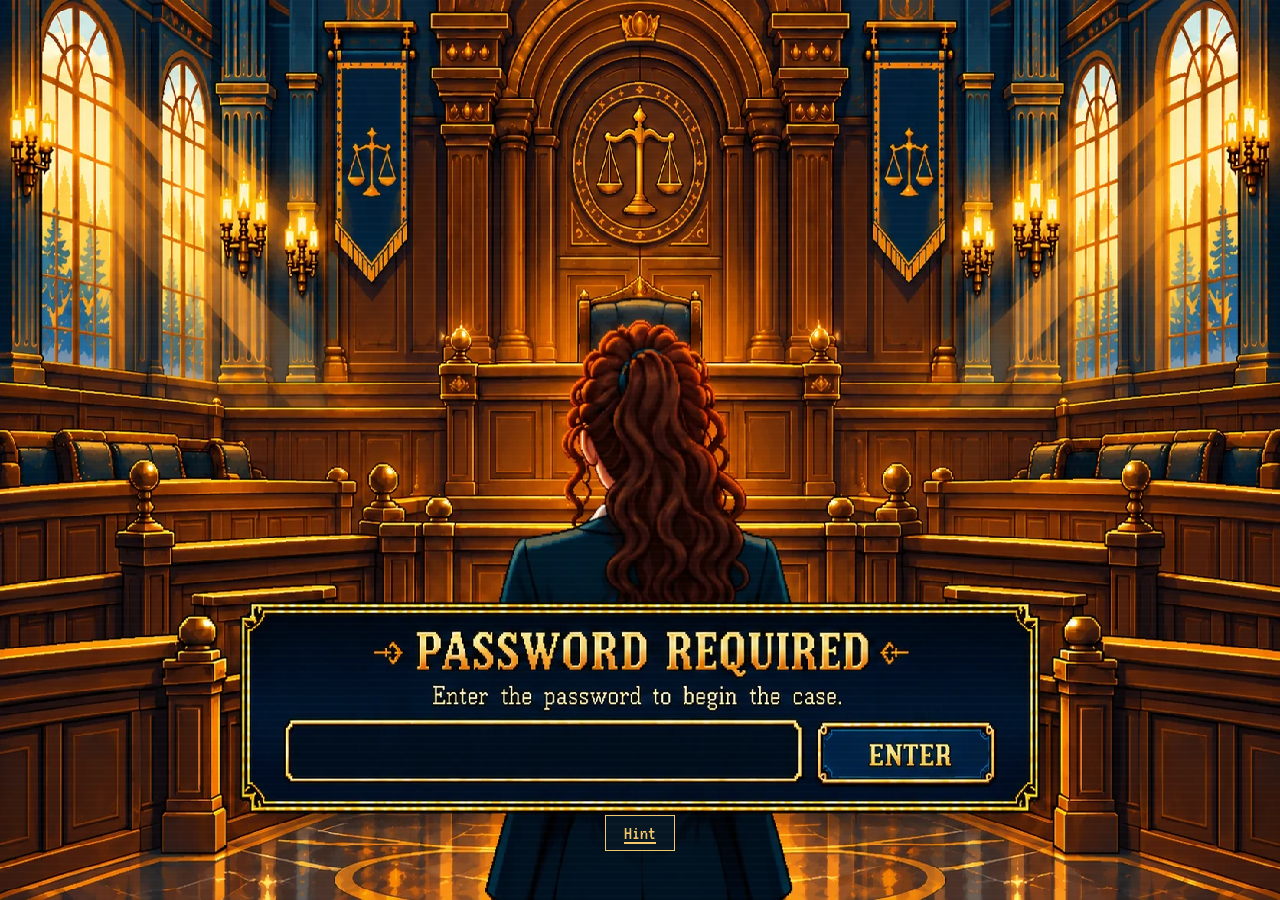
<file: docs/index.html>
<!doctype html>
<html lang="en"><head><meta charset="UTF-8"><meta name="viewport" content="width=device-width, initial-scale=1"><meta name="theme-color" content="#102c34"><title>The Nini Files | The Missing Treasure</title><meta name="description" content="Eight suspicious characters. One missing treasure. Take the case."><link rel="icon" type="image/svg+xml" href="data:image/svg+xml,%3Csvg xmlns='http://www.w3.org/2000/svg' viewBox='0 0 32 32'%3E%3Crect width='32' height='32' rx='6' fill='%23102c34'/%3E%3Ctext x='7' y='24' fill='%23f1c66d' font-size='25'%3EN%3C/text%3E%3C/svg%3E"><link rel="stylesheet" href="style.css?v=15"></head>
  <body><header><a class="brand" href="." aria-label="The Nini Files home">N<span>THE NINI FILES<small>COURT OF CURIOUS AFFAIRS</small></span></a><div class="headerRight"><span class="caseNo">CASE № 001</span><button id="voice" class="quiet" type="button" aria-pressed="false">Voices off</button><button id="sound" class="quiet" type="button" aria-pressed="false">Sound off</button></div></header><p id="voiceStatus" class="voiceStatus" role="status" aria-live="polite"></p><main id="app"></main><div id="tvGlitch" aria-hidden="true"><canvas id="tvNoiseCanvas"></canvas></div><div id="shout" aria-hidden="true"></div><dialog id="record" aria-labelledby="recordTitle"><div class="dialogHead"><div><p class="eyebrow">DEFENSE EXHIBITS</p><h2 id="recordTitle">Court record</h2></div><button id="closeRecord" class="quiet" type="button">Close ×</button></div><p id="recordHelp"></p><div id="evidenceList"></div></dialog><script src="tv-glitch.js?v=13"></script><script src="voice-manifest.js?v=13"></script><script src="voice-cast.js?v=13"></script><script src="celebrate.js?v=13"></script><script src="gift.js?v=16"></script><script src="game.js?v=13"></script></body></html>
</file>
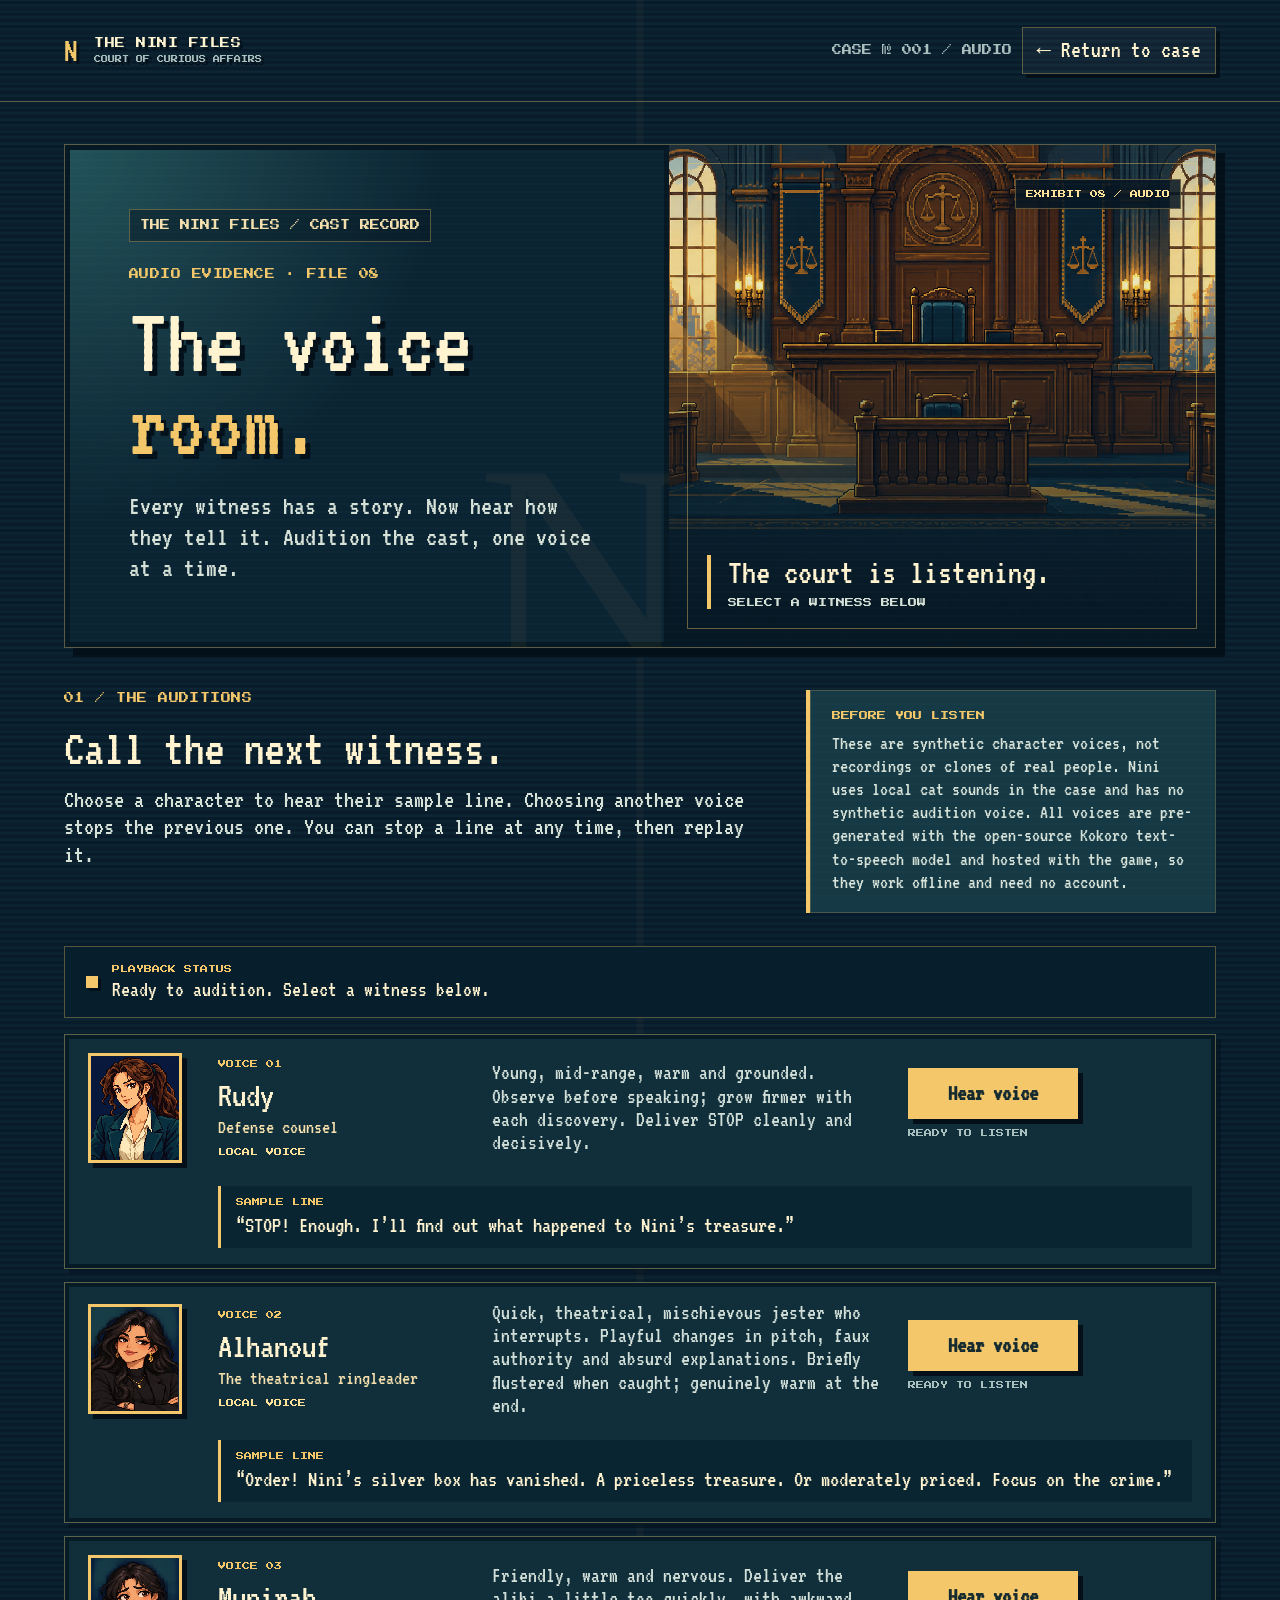
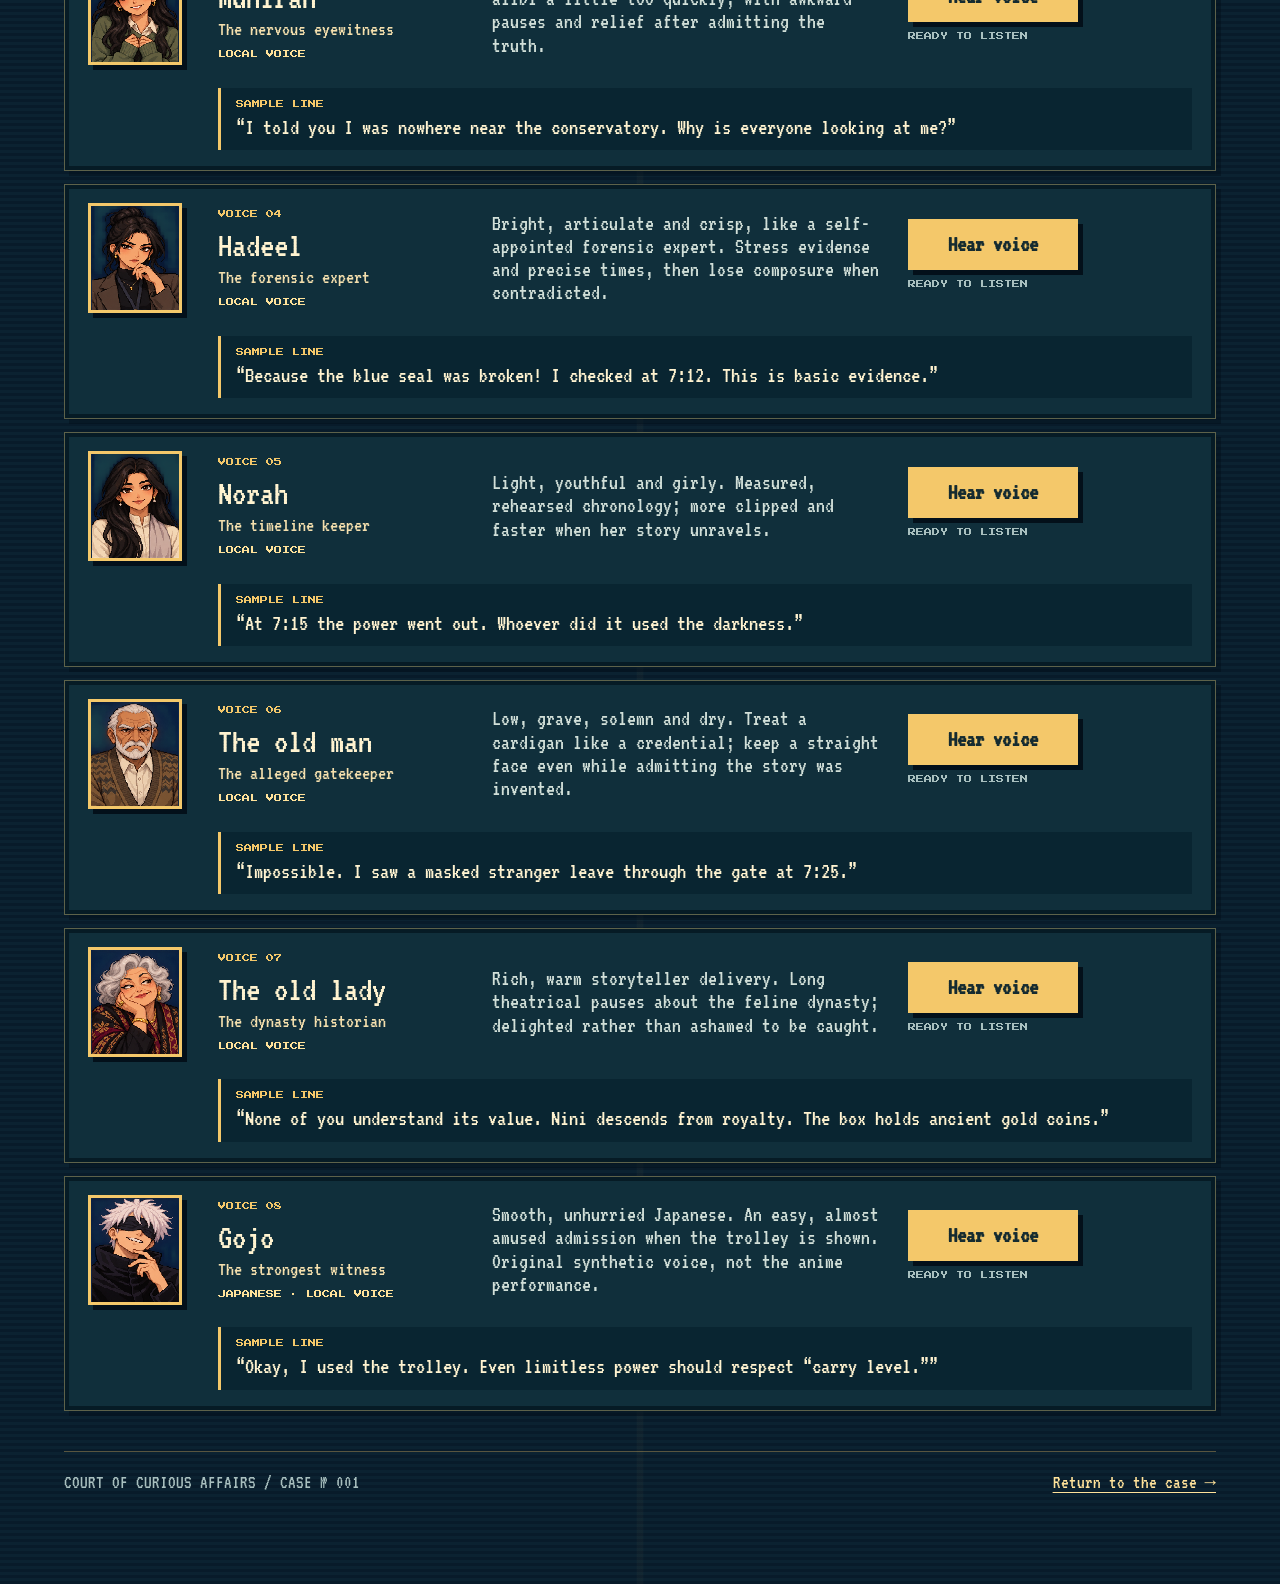
<file: docs/voices.html>
<!doctype html>
<html lang="en">
<head>
  <meta charset="UTF-8">
  <meta name="viewport" content="width=device-width, initial-scale=1">
  <meta name="theme-color" content="#102c34">
  <meta name="description" content="Audition the synthetic character voices of The Nini Files, one witness at a time.">
  <title>Voice Room | The Nini Files</title>
  <link rel="icon" type="image/svg+xml" href="favicon.svg">
  <link rel="stylesheet" href="style.css?v=12">
  <link rel="stylesheet" href="voices.css?v=12">
</head>
<body>
  <header>
    <a class="brand" href="index.html" aria-label="The Nini Files home" data-testid="link-home-brand">N<span>THE NINI FILES<small>COURT OF CURIOUS AFFAIRS</small></span></a>
    <div class="headerRight">
      <span class="caseNo">CASE № 001 / AUDIO</span>
      <a class="quiet voice-header-link" href="index.html" data-testid="link-return-case">← Return to case</a>
    </div>
  </header>
  <main class="voice-page">
    <section class="voice-hero" aria-labelledby="voice-title">
      <div class="voice-hero-copy">
        <span class="tag">THE NINI FILES / CAST RECORD</span>
        <p class="eyebrow">AUDIO EVIDENCE · FILE 08</p>
        <h1 id="voice-title">The voice <em>room.</em></h1>
        <p class="lead">Every witness has a story. Now hear how they tell it. Audition the cast, one voice at a time.</p>
      </div>
      <div class="voice-hero-art" role="img" aria-label="Pixel art of the courtroom where the cast gives testimony">
        <div class="voice-hero-caption">
          <strong>The court is listening.</strong>
          <span>SELECT A WITNESS BELOW</span>
        </div>
      </div>
    </section>

    <section class="voice-instructions" aria-labelledby="audition-title">
      <div>
        <p class="eyebrow">01 / THE AUDITIONS</p>
        <h2 id="audition-title">Call the next witness.</h2>
        <p>Choose a character to hear their sample line. Choosing another voice stops the previous one. You can stop a line at any time, then replay it.</p>
      </div>
      <aside class="voice-notice" aria-label="About these voices">
        <b>BEFORE YOU LISTEN</b>
        <p>These are synthetic character voices, not recordings or clones of real people. Nini uses local cat sounds in the case and has no synthetic audition voice. All voices are pre-generated with the open-source Kokoro text-to-speech model and hosted with the game, so they work offline and need no account.</p>
      </aside>
    </section>

    <div class="voice-status-bar" id="voiceStatusBar" data-state="idle">
      <div class="voice-status-meta">
        <span class="voice-status-light" aria-hidden="true"></span>
        <div>
          <span class="voice-status-label">PLAYBACK STATUS</span>
          <span class="voice-status-text" id="voiceStatus" role="status" aria-live="polite" aria-atomic="true" data-testid="status-playback">Ready to audition.</span>
        </div>
      </div>
      <button class="quiet voice-stop" id="stopVoice" type="button" hidden data-testid="button-stop-playback">Stop playback</button>
    </div>
    <div id="voiceError" role="alert" hidden data-testid="status-voice-error"></div>
    <section id="voiceList" class="voice-list" aria-label="Character voice auditions" aria-busy="true">
      <div class="voice-empty">Opening the cast record…</div>
    </section>

    <footer class="voice-footer">
      <p>COURT OF CURIOUS AFFAIRS <span aria-hidden="true">/</span> CASE № 001</p>
      <a href="index.html" data-testid="link-return-case-footer">Return to the case →</a>
    </footer>
  </main>

  <script src="voice-manifest.js?v=12"></script><script src="voice-cast.js?v=12"></script>
  <script src="voices-page.js?v=12"></script>
</body>
</html>
</file>
<file: docs/style.css>
@import url('https://fonts.googleapis.com/css2?family=Press+Start+2P&family=VT323&display=swap');

:root {
  color-scheme: dark;
  --night: #071724;
  --navy: #0b2433;
  --panel: #102f3b;
  --panel-hi: #174451;
  --paper: #fff3d0;
  --cream: #f4dfad;
  --muted: #a9c0bf;
  --gold: #f4c86a;
  --gold-bright: #ffe29a;
  --line: #e7bc655c;
  --red: #b94043;
  --red-dark: #7d252e;
  --shadow: #03101a;
  --pixel: 'Press Start 2P', monospace;
  --type: 'VT323', monospace;
}

* { box-sizing: border-box; }
html { min-width: 320px; background: var(--night); }
body {
  min-height: 100dvh;
  margin: 0;
  color: var(--paper);
  background:
    linear-gradient(90deg, transparent 0 49.7%, #f4c86a08 49.8% 50.2%, transparent 50.3%),
    repeating-linear-gradient(0deg, #081b2a 0 3px, #0b2231 3px 6px);
  font-family: var(--type);
  font-size: 24px;
  line-height: 1.2;
  image-rendering: pixelated;
}
body::before {
  position: fixed;
  z-index: 20;
  inset: 0;
  pointer-events: none;
  content: "";
  opacity: .14;
  background: repeating-linear-gradient(0deg, transparent 0 3px, #f6dfa329 4px, transparent 5px 8px);
  mix-blend-mode: screen;
}
button, a { -webkit-tap-highlight-color: transparent; }
button {
  min-height: 46px;
  color: var(--paper);
  font: 23px var(--type);
  cursor: pointer;
}
button:focus-visible, a:focus-visible {
  outline: 3px solid var(--gold-bright);
  outline-offset: 4px;
}
button:disabled { cursor: default; opacity: .48; }

header {
  position: relative;
  z-index: 2;
  display: flex;
  align-items: center;
  justify-content: space-between;
  width: min(1440px, 100%);
  min-height: 102px;
  margin: 0 auto;
  padding: 18px 5%;
  border-bottom: 1px solid var(--line);
}
.brand {
  display: inline-flex;
  align-items: center;
  gap: 15px;
  color: var(--gold);
  text-decoration: none;
  font: 34px var(--type);
  letter-spacing: 1px;
  text-shadow: 3px 3px 0 var(--shadow);
}
.brand > span {
  color: var(--paper);
  font: 10px/1.7 var(--pixel);
  letter-spacing: .5px;
}
.brand small {
  display: block;
  margin-top: 3px;
  color: var(--muted);
  font: 7px/1.5 var(--pixel);
  letter-spacing: 0;
}
.headerRight { display: flex; align-items: center; gap: 22px; }
.caseNo, .eyebrow, .tag, .witnessMark, .exhibit, .statementNo {
  font-family: var(--pixel);
  font-size: 10px;
  line-height: 1.7;
  letter-spacing: 0;
}
.caseNo { color: var(--muted); }
.quiet, .secondary {
  border: 1px solid var(--line);
  border-radius: 0;
  background: #ffffff08;
  box-shadow: 4px 4px 0 var(--shadow);
}
.quiet { padding: 8px 14px; }
.quiet:hover:not(:disabled), .secondary:hover:not(:disabled) {
  border-color: var(--gold);
  background: #f4c86a14;
}

main {
  width: min(1440px, 100%);
  margin: 0 auto;
  padding: 42px 5% 70px;
}
.passwordMode header, .passwordMode #voiceStatus { display: none; }
.passwordMode main { width: 100%; max-width: none; padding: 0; }
.passwordGate {
  position: relative;
  display: flex;
  align-items: center;
  justify-content: center;
  min-height: 100dvh;
  overflow: hidden;
  background: #071724;
}
.passwordGate::before {
  position: absolute;
  inset: 0;
  content: "";
  background: url("password-cast.webp") center / cover no-repeat;
  filter: blur(12px) brightness(.5);
  transform: scale(1.04);
}
.passwordFrame {
  position: relative;
  width: 100vw;
  height: 100dvh;
}
.passwordScene {
  width: 100%;
  height: 100%;
  overflow: hidden;
}
.passwordScene img {
  display: block;
  width: 100%;
  height: 100%;
}
.passwordPanel {
  position: absolute;
  inset: 0;
  pointer-events: none;
}
.passwordPanel h1,
.passwordPanel > p:not(.passwordError) {
  position: absolute;
  width: 1px;
  height: 1px;
  padding: 0;
  margin: -1px;
  overflow: hidden;
  clip: rect(0, 0, 0, 0);
  white-space: nowrap;
  border: 0;
}
#passwordForm {
  position: absolute;
  top: 80.1%;
  left: 22.3%;
  display: flex;
  gap: 2.4%;
  width: 55.4%;
  height: 7.6%;
  pointer-events: auto;
}
#passwordInput {
  flex: 1;
  min-width: 0;
  height: 100%;
  padding: 0 2.5%;
  color: var(--paper);
  caret-color: var(--gold-bright);
  border: 0;
  border-radius: 0;
  background: transparent;
  font: clamp(18px, 2.3vw, 34px) var(--type);
  outline-offset: 2px;
}
#passwordInput:focus-visible { outline: 3px solid var(--gold-bright); }
.passwordEnter {
  width: 24.5%;
  min-width: 0;
  min-height: 0;
  height: 100%;
  padding: 0;
  border: 0;
  border-radius: 0;
  color: transparent;
  background: transparent;
  font-size: 0;
}
.passwordEnter:hover { box-shadow: inset 0 0 0 2px var(--gold-bright); }
.passwordHintRow {
  position: absolute;
  top: 90.5%;
  left: 50%;
  display: flex;
  align-items: center;
  justify-content: center;
  gap: 12px;
  padding: 2px 13px;
  transform: translateX(-50%);
  pointer-events: auto;
  border: 1px solid var(--gold);
  color: var(--cream);
  background: #071724ed;
  font-size: 19px;
  white-space: nowrap;
}
.passwordHintButton {
  min-height: 30px;
  padding: 0 5px;
  border: 0;
  background: transparent;
  color: var(--gold);
  font: 20px var(--type);
  text-decoration: underline;
  text-underline-offset: 3px;
}
.passwordHintButton:hover { color: var(--gold-bright); }
.passwordError {
  position: absolute;
  top: 95.5%;
  left: 50%;
  margin: 0;
  padding: 1px 9px;
  transform: translateX(-50%);
  color: #ffaca0;
  background: #071724ed;
  font-size: 19px;
  white-space: nowrap;
}
.start {
  display: grid;
  grid-template-columns: minmax(0, 1.04fr) minmax(380px, .96fr);
  min-height: 620px;
  border: 1px solid var(--line);
  background: var(--navy);
  box-shadow: 10px 10px 0 #03101a88;
}
.intro {
  position: relative;
  padding: clamp(35px, 5vw, 72px) clamp(28px, 5vw, 64px);
  overflow: hidden;
  background:
    linear-gradient(135deg, #174654 0%, transparent 45%),
    var(--navy);
  box-shadow: inset 0 0 0 5px #061823;
}
.intro::after {
  position: absolute;
  right: -40px;
  bottom: -82px;
  width: 230px;
  height: 230px;
  content: "N";
  color: #f4c86a0b;
  font: 290px/.8 Georgia, serif;
  transform: rotate(-14deg);
}
.eyebrow { margin: 0 0 18px; color: var(--gold); }
.tag {
  display: inline-block;
  margin-bottom: 25px;
  padding: 7px 10px;
  color: var(--cream);
  border: 1px solid var(--line);
  background: #06192380;
}
h1, h2, h3, p { margin-top: 0; }
h1, h2, h3, .coverCaption p, .testimony, .identity h2, .signatures {
  font-family: var(--type);
  font-weight: 400;
  letter-spacing: 0;
}
h1 {
  margin-bottom: 25px;
  color: var(--paper);
  font-size: clamp(66px, 7vw, 110px);
  line-height: .86;
  text-shadow: 5px 5px 0 var(--shadow);
}
h1 em { color: var(--gold); font-style: normal; }
h2 { font-size: 50px; line-height: .95; }
h3 { font-size: 31px; line-height: 1; }
.lead {
  max-width: 445px;
  color: #d6e2d8;
  font-size: 27px;
  line-height: 1.15;
}
.primary, .objection {
  border: 0;
  border-radius: 0;
  padding: 14px 24px;
  color: #152b30;
  font-weight: 700;
  background: var(--gold);
  box-shadow: 5px 5px 0 var(--shadow);
}
.primary:hover:not(:disabled) { background: var(--gold-bright); }
.objection {
  color: var(--paper);
  background: var(--red);
}
.objection:hover:not(:disabled) { background: #d1504f; }
.start .primary { min-width: 245px; margin: 16px 0 26px; }
.fine {
  color: var(--muted);
  font-size: 18px;
  line-height: 1.25;
}
.sceneCover, .stage {
  position: relative;
  display: flex;
  align-items: flex-end;
  overflow: hidden;
  background:
    linear-gradient(0deg, #061723ee 0%, #06172333 52%, transparent 100%),
    url('courtroom.png') center/cover,
    #193b43;
}
.sceneCover::before, .stage::before {
  position: absolute;
  inset: 0;
  pointer-events: none;
  content: "";
  background: linear-gradient(110deg, #f4c86a18, transparent 35%, #0717244a 70%);
}
.sceneCover { min-height: 450px; padding: 42px; }
.coverCaption { position: relative; border-left: 4px solid var(--gold); padding-left: 20px; }
.coverCaption p { margin-bottom: 9px; color: var(--paper); font-size: 40px; line-height: 1; }
.footerLine {
  display: flex;
  justify-content: space-between;
  gap: 18px;
  margin-top: 20px;
  color: var(--muted);
  font-size: 16px;
}

.phasebar {
  display: flex;
  align-items: end;
  justify-content: space-between;
  gap: 18px;
  margin-bottom: 24px;
}
.phasebar .eyebrow { margin-bottom: 7px; }
.phasebar h2 { margin: 0; font-size: 48px; }
.investigation { display: grid; grid-template-columns: minmax(0, 1fr) minmax(0, 1fr); gap: 25px; }
.brief, .dialogue, .docket, .conclusion, .ending, .evidence {
  border: 1px solid var(--line);
  background: var(--panel);
  box-shadow: inset 0 0 0 4px #061b25;
}
.brief { padding: 34px; }
.brief h2 { margin-bottom: 20px; }
.brief p, .notebook p, .conclusion p, .feedback { font-size: 25px; line-height: 1.16; }
.brief p { color: #d6e2d8; }
.brief b, .conclusion b { color: var(--gold-bright); }
.locations { display: grid; grid-template-columns: repeat(2, minmax(0, 1fr)); gap: 13px; }
.location {
  min-height: 145px;
  padding: 21px;
  color: var(--paper);
  text-align: left;
  border: 1px solid var(--line);
  border-radius: 0;
  background: var(--panel-hi);
  box-shadow: 4px 4px 0 var(--shadow);
}
.location:hover { border-color: var(--gold); background: #205362; transform: translate(-2px, -2px); }
.location b { display: block; margin: 13px 0 7px; font: 31px/1 var(--type); }
.location span { color: var(--muted); font-size: 19px; line-height: 1.1; }
.location .num { color: var(--gold); font: 10px/1.7 var(--pixel); }
.notebook { margin-top: 25px; padding: 8px 0 8px 20px; border-left: 3px solid var(--gold); }
.notebook h3 { margin-bottom: 10px; color: var(--gold); }
.notebook p { margin-bottom: 0; }
.feedback {
  min-height: 0;
  margin-top: 18px;
  padding: 17px 20px;
  color: #f0ead5;
  border-left: 4px solid var(--gold);
  background: #183e47;
}
.feedback:empty { display: none; }
.feedback p { margin: 0; }
.feedback button { margin-top: 15px; }

.trial { display: grid; grid-template-columns: minmax(0, 1fr) 280px; gap: 25px; }
.stage { height: 290px; padding: 25px; border-bottom: 0; }
.identity { position: relative; z-index: 1; display: flex; align-items: flex-end; gap: 19px; }
.identity h2 { margin: 0 0 5px; font-size: 51px; }
.identity p { margin: 0; color: #d5e1dc; font-size: 21px; }
.witnessMark { position: absolute; top: 19px; right: 21px; z-index: 1; color: var(--gold); }
.portrait {
  flex: none;
  width: 132px;
  height: 176px;
  border: 4px solid var(--gold);
  background-image: url('portraits.png');
  background-repeat: no-repeat;
  background-size: 400% 200%;
  background-position: 0 0;
  box-shadow: 6px 6px 0 var(--shadow);
  image-rendering: pixelated;
}
.portrait[style*="index:0"] { background-position: 0 0; }
.portrait[style*="index:1"] { background-position: 33.333% 0; }
.portrait[style*="index:2"] { background-position: 66.666% 0; }
.portrait[style*="index:3"] { background-position: 100% 0; }
.portrait[style*="index:4"] { background-position: 0 100%; }
.portrait[style*="index:5"] { background-position: 33.333% 100%; }
.portrait[style*="index:6"] { background-position: 66.666% 100%; }
.portrait[style*="index:7"] { background-position: 100% 100%; }
/* Witness order differs from the portrait atlas: Alhanouf's portrait is first. */
.trial .portrait[style*="index:0"] { background-position: 33.333% 0; }
.trial .portrait[style*="index:1"] { background-position: 66.666% 0; }
.trial .portrait[style*="index:2"] { background-position: 100% 0; }
.trial .portrait[style*="index:3"] { background-position: 0 100%; }
.trial .portrait[style*="index:4"] { background-position: 33.333% 100%; }
.trial .portrait[style*="index:5"] { background-position: 66.666% 100%; }
.trial .portrait[style*="index:6"] { background-position: 0 0; }
.dialogue { padding: 28px; }
.statementNo {
  display: flex;
  align-items: center;
  justify-content: space-between;
  gap: 10px;
  color: var(--gold);
}
.stepper { display: flex; gap: 8px; }
.stepper button { min-width: 47px; padding: 4px 12px; }
.testimony {
  min-height: 104px;
  margin: 23px 0;
  color: var(--paper);
  font-size: clamp(33px, 3.4vw, 48px);
  line-height: 1.06;
}
.actions { display: flex; flex-wrap: wrap; gap: 11px; }
.docket { align-self: start; padding: 23px; }
.docket h3 { margin-bottom: 20px; font-size: 29px; }
.witnessRow {
  display: flex;
  justify-content: space-between;
  gap: 5px;
  padding: 12px 0;
  color: var(--muted);
  font-size: 20px;
  border-top: 1px solid var(--line);
}
.witnessRow.active { color: var(--gold); }
.witnessRow small { font-size: 16px; }
.progress { height: 5px; margin-top: 20px; background: #ffffff20; }
.progress div { height: 100%; background: var(--gold); }

dialog {
  width: min(850px, 92vw);
  max-height: 86vh;
  overflow: auto;
  padding: 29px;
  color: var(--paper);
  border: 2px solid var(--gold);
  border-radius: 0;
  background: var(--night);
  box-shadow: 10px 10px 0 #0008;
}
dialog::backdrop { background: #020c12df; backdrop-filter: blur(4px); }
.dialogHead { display: flex; align-items: flex-start; justify-content: space-between; gap: 16px; }
.dialogHead h2 { margin-bottom: 12px; }
.dialogHead .eyebrow { margin-bottom: 8px; }
#recordHelp { color: var(--muted); font-size: 21px; }
#evidenceList { display: grid; grid-template-columns: repeat(2, minmax(0, 1fr)); gap: 13px; }
.evidence { padding: 20px; }
.evidence h3 { margin-bottom: 10px; font-size: 30px; }
.evidence p { color: #cbd9d4; font-size: 21px; line-height: 1.15; }
.evidence .primary { padding: 9px 15px; font-size: 20px; }
.exhibit { margin-bottom: 10px; color: var(--gold); }

.conclusion { max-width: 900px; margin: 0 auto; padding: 42px; }
.conclusion h2 { margin-bottom: 20px; }
.choices { display: grid; gap: 13px; margin: 27px 0; }
.choices button { padding: 17px 20px; text-align: left; }
.catPortrait { width: 140px; height: 165px; margin-bottom: 21px; }
.ending {
  padding: 58px 30px;
  text-align: center;
  border-color: var(--gold);
  background:
    radial-gradient(ellipse at 50% 0, #285b60, transparent 64%),
    var(--panel);
}
.ending h1 { max-width: 800px; margin: 20px auto; font-size: clamp(60px, 7vw, 100px); }
.ending .lead { max-width: 650px; margin: 0 auto 25px; }
.cakeArt { display: block; width: min(310px, 65vw); height: auto; margin: 10px auto 22px; image-rendering: pixelated; filter: drop-shadow(0 0 18px #e7ad5466); }
.signatures { max-width: 650px; margin: 26px auto; color: var(--gold); font-size: 25px; line-height: 1.15; }
#shout {
  position: fixed;
  z-index: 10;
  inset: 0;
  display: none;
  place-items: center;
  pointer-events: none;
  color: #fff4d9;
  background: #9a2023e8;
  font: italic 900 clamp(38px, 10vw, 130px) Georgia, serif;
  text-align: center;
  text-shadow: 5px 5px 0 #09242c;
  transform: rotate(-4deg);
}
#shout.show { display: grid; animation: slam .65s ease-out; }
@keyframes slam {
  0% { opacity: 0; transform: scale(1.5) rotate(-8deg); }
  20% { opacity: 1; transform: scale(1) rotate(-4deg); }
  85% { opacity: 1; }
  100% { opacity: 0; }
}
@keyframes idlePortrait {
  0%, 100% { transform: translateY(0); }
  50% { transform: translateY(-3px); }
}
.portrait { animation: idlePortrait 2.2s steps(2, end) infinite; }

@media (prefers-reduced-motion: reduce) {
  *, *::before, *::after { animation: none !important; scroll-behavior: auto !important; transition: none !important; }
}
@media (min-width: 1450px) { main { padding-top: 55px; } }
@media (max-width: 900px) {
  header { min-height: 82px; }
  main { padding-top: 28px; }
  .start { grid-template-columns: 1fr; }
  .sceneCover { min-height: 310px; }
  .trial { grid-template-columns: 1fr; }
  .docket { display: none; }
  .stage { height: 265px; }
  .investigation { grid-template-columns: 1fr; }
}
@media (max-width: 980px), (max-aspect-ratio: 4/3) {
  .passwordGate { display: block; overflow: visible; padding-bottom: 24px; }
  .passwordGate::before { position: fixed; }
  .passwordFrame { width: 100%; height: auto; }
  .passwordScene { height: 37.38vw; }
  .passwordScene img { height: auto; }
  .passwordPanel {
    position: relative;
    inset: auto;
    width: min(620px, calc(100% - 24px));
    margin: -7px auto 0;
    padding: 18px 14px 13px;
    pointer-events: auto;
    text-align: center;
    border: 3px double var(--gold);
    background: linear-gradient(155deg, #102c3d, #071622 80%);
    box-shadow: inset 0 0 0 5px #06101b, 0 9px 0 #03101a;
  }
  .passwordPanel h1,
  .passwordPanel > p:not(.passwordError) {
    position: static;
    width: auto;
    height: auto;
    margin: 0;
    overflow: visible;
    clip: auto;
    white-space: normal;
  }
  .passwordPanel h1 { margin-bottom: 7px; color: var(--gold); font: clamp(13px, 3.4vw, 22px)/1.5 var(--pixel); }
  .passwordPanel > p:not(.passwordError) { margin-bottom: 13px; font-size: 21px; }
  #passwordForm { position: static; width: 100%; height: auto; flex-direction: column; gap: 9px; }
  #passwordInput {
    width: 100%;
    flex: none;
    height: 49px;
    padding: 7px 12px;
    border: 2px solid var(--gold);
    background: #071421;
    font: 29px var(--type);
  }
  .passwordEnter {
    width: 100%;
    min-height: 49px;
    padding: 10px;
    border: 2px solid var(--gold);
    color: var(--paper);
    background: #0b344b;
    box-shadow: 4px 4px 0 #030e18;
    font: 15px var(--pixel);
  }
  .passwordEnter:hover { background: #164c65; }
  .passwordHintRow { position: static; width: fit-content; margin: 11px auto 0; transform: none; }
  .passwordError { position: static; margin: 9px auto 0; transform: none; white-space: normal; }
}
@media (max-width: 620px) {
  header { padding: 15px 5%; }
  .brand { gap: 9px; font-size: 31px; }
  .brand > span { font-size: 8px; }
  .brand small { font-size: 6px; }
  .caseNo { display: none; }
  .headerRight { gap: 8px; }
  main { padding: 24px 5% 48px; }
  h1 { font-size: 65px; }
  .intro { padding: 34px 25px; }
  .sceneCover { min-height: 240px; padding: 25px; }
  .coverCaption p { font-size: 33px; }
  .lead { font-size: 24px; }
  .footerLine { flex-wrap: wrap; font-size: 14px; }
  .phasebar { align-items: flex-end; }
  .phasebar h2 { font-size: 38px; }
  .phasebar .quiet { font-size: 19px; }
  .locations, #evidenceList { grid-template-columns: 1fr; }
  .brief, .dialogue, .conclusion { padding: 25px; }
  .brief p, .notebook p, .conclusion p, .feedback { font-size: 23px; }
  .stage { height: 220px; padding: 18px; }
  .portrait { width: 92px; height: 123px; }
  .identity { gap: 13px; }
  .identity h2 { font-size: 39px; }
  .identity p { font-size: 18px; }
  .testimony { min-height: 125px; font-size: 34px; }
  .actions button { flex: 1; padding: 13px 10px; }
  dialog { padding: 23px; }
  .ending { padding: 34px 20px; }
  .ending h1 { font-size: 58px; }
}
@media (max-width: 420px) {
  .brand > span { font-size: 7px; }
  .brand small { display: none; }
  .quiet { padding: 8px 10px; }
  .location { padding: 16px; }
  .location b { font-size: 28px; }
  .identity h2 { font-size: 33px; }
  .portrait { width: 78px; height: 104px; }
  .witnessMark { top: 12px; right: 12px; font-size: 8px; }
  .statementNo { font-size: 8px; }
}

.castIntro {
  padding: clamp(20px, 3vw, 34px);
  background: var(--panel);
  border: 1px solid var(--line);
  box-shadow: inset 0 0 0 4px #061b25;
}
.castLead { margin: 0 0 22px; color: var(--muted); font-size: 23px; }
.castGrid { display: grid; grid-template-columns: repeat(4, minmax(0, 1fr)); gap: 14px; }
.castCard {
  display: flex;
  align-items: center;
  gap: 13px;
  min-width: 0;
  padding: 12px;
  background: #0b2230;
  border: 1px solid var(--line);
}
.castPortrait { width: 76px; height: 102px; border-width: 3px; }
.castCard h3 { margin: 0 0 5px; font-size: 26px; line-height: 1; }
.castCard p { margin: 0; color: var(--muted); font-size: 18px; line-height: 1.15; }
.castActions {
  display: flex;
  align-items: center;
  justify-content: space-between;
  gap: 16px;
  margin-top: 22px;
}
.castActions .fine { margin: 0; }
@media (max-width: 900px) {
  .castGrid { grid-template-columns: repeat(2, minmax(0, 1fr)); }
}
@media (max-width: 620px) {
  .castLead { font-size: 21px; }
  .castCard { gap: 9px; padding: 9px; }
  .castPortrait { width: 62px; height: 83px; }
  .castCard h3 { font-size: 23px; }
  .castCard p { font-size: 16px; }
  .castActions { align-items: flex-start; flex-direction: column; }
}

.headerRight { gap: 10px; }
#voice, #sound { white-space: nowrap; }
.phasebar .sceneCounter {
  color: var(--muted);
  font: 10px/1.7 var(--pixel);
  text-align: right;
}
.phasebar h2 { max-width: 780px; }

.sharedRoom {
  overflow: hidden;
  margin-bottom: 20px;
  border: 1px solid var(--line);
  background: var(--navy);
  box-shadow: 7px 7px 0 var(--shadow);
}
.roomBackdrop {
  position: relative;
  display: flex;
  min-height: 285px;
  align-items: flex-end;
  padding: 24px;
  background:
    linear-gradient(0deg, #061723f2 0%, #0617238c 38%, #06172312 100%),
    url('courtroom.png') center 48% / cover,
    #193b43;
}
.roomEyebrow {
  position: absolute;
  top: 17px;
  left: 20px;
  padding: 7px 9px;
  color: var(--gold);
  border: 1px solid var(--line);
  background: #061723d9;
  font: 9px/1.5 var(--pixel);
}
.speakerFocus {
  position: relative;
  z-index: 1;
  display: flex;
  align-items: flex-end;
  gap: 18px;
  max-width: 100%;
  padding-top: 30px;
}
.focusPortrait {
  width: 104px;
  height: 139px;
  border-width: 3px;
}
.speakerFocus > div:last-child { padding-bottom: 6px; }
.speakerFocus > div:last-child > span {
  color: var(--gold);
  font: 9px/1.6 var(--pixel);
}
.speakerFocus h2 { margin: 8px 0 4px; font-size: 45px; line-height: .95; }
.speakerFocus p { margin: 0; color: #e5e8d8; font-size: 21px; }
.counselFocus { min-height: 130px; align-items: center; }
.youPortrait {
  display: block;
  flex: none;
  width: 100px;
  height: 100px;
  object-fit: cover;
  border: 3px solid var(--gold);
  box-shadow: 6px 6px 0 var(--shadow);
  image-rendering: pixelated;
}
.courtRoster {
  display: grid;
  grid-template-columns: repeat(8, minmax(0, 1fr));
  gap: 0;
  padding: 10px;
  border-top: 1px solid var(--line);
  background: #081923;
}
.rosterMember {
  position: relative;
  display: flex;
  min-width: 0;
  min-height: 132px;
  flex-direction: column;
  align-items: center;
  justify-content: center;
  gap: 5px;
  padding: 8px 4px 5px;
  color: var(--muted);
  text-align: center;
  border-right: 1px solid #e7bc6525;
  border-bottom: 3px solid transparent;
  transition: opacity .15s ease, background-color .15s ease, border-color .15s ease;
}
.rosterMember:last-child { border-right: 0; }
.rosterMember:not(.is-speaking) { opacity: .72; }
.rosterMember.is-speaking {
  color: var(--gold-bright);
  border-bottom-color: var(--gold);
  background: #f4c86a12;
  opacity: 1;
}
.rosterMember .portrait {
  width: clamp(44px, 6vw, 68px);
  height: clamp(59px, 8vw, 91px);
  border-width: 2px;
  box-shadow: 3px 3px 0 var(--shadow);
  animation: none;
}
.portrait { background-position: var(--sprite-x, 0%) var(--sprite-y, 0%); }
.portrait.niniPortrait {
  background-image: url('nini-portrait.png');
  background-size: cover;
  background-position: center;
}
.rosterMember span { overflow-wrap: anywhere; font-size: 18px; line-height: 1; }
.rosterMember small {
  min-height: 13px;
  color: var(--gold);
  font: 7px/1.5 var(--pixel);
}

.dialoguePanel {
  margin-bottom: 23px;
  padding: clamp(21px, 3vw, 34px);
  border: 1px solid var(--line);
  background: var(--panel);
  box-shadow: inset 0 0 0 4px #061b25;
}
.dialoguePanelHead, .dialogueControls, .statementHeader {
  display: flex;
  align-items: center;
  justify-content: space-between;
  gap: 14px;
}
.dialoguePanelHead { margin-bottom: 16px; }
.dialoguePanelHead .eyebrow { margin: 0; }
.dialoguePanelHead .fine { margin: 0; text-align: right; }
.dialogueHistory {
  display: grid;
  gap: 6px;
  margin: 0 0 18px;
  padding: 0;
  list-style: none;
}
.dialogueHistory li {
  display: grid;
  grid-template-columns: minmax(100px, 145px) 1fr;
  gap: 9px;
  padding: 6px 10px;
  color: #c5d5cf;
  border-left: 2px solid #e7bc654d;
  background: #061a2780;
  font-size: 19px;
  line-height: 1.06;
}
.dialogueHistory li span { color: var(--gold); }
.dialogueHistory li.is-current { border-left-color: var(--gold); }
.currentLine {
  padding: 20px 22px;
  border-left: 4px solid var(--gold);
  background: #0a2634;
}
.dialogueSpeaker {
  display: block;
  margin-bottom: 9px;
  color: var(--gold);
  font: 9px/1.7 var(--pixel);
}
.currentLine p { margin: 0; color: var(--paper); font-size: clamp(30px, 3.5vw, 45px); line-height: 1.05; }
.dialogueControls { margin-top: 20px; }
.dialogueControls .fine { margin: 0; }
.dialogueControls button { min-width: 220px; }
.dialogueNav { display: flex; align-items: center; justify-content: flex-end; flex-wrap: wrap; gap: 12px; }
.dialogueControls .dialogueNav .quiet { min-width: 145px; }
.stopButton { min-width: 270px; }

.duoStage {
  display: flex;
  align-items: center;
  justify-content: center;
  gap: clamp(16px, 5vw, 70px);
  min-height: 250px;
  margin-bottom: 19px;
  padding: 25px;
  border: 1px solid var(--line);
  background: linear-gradient(0deg, #061723ed, #06172355), url('courtroom.png') center / cover;
}
.duoPortrait { display: grid; justify-items: center; gap: 8px; opacity: .72; }
.duoPortrait.is-speaking { opacity: 1; }
.duoPortrait img, .duoPortrait .portrait {
  width: 110px;
  height: 130px;
  object-fit: cover;
  image-rendering: pixelated;
  border: 3px solid var(--gold);
}
.duoPortrait.is-speaking img, .duoPortrait.is-speaking .portrait { box-shadow: 0 0 0 5px #f4c86a50; }
.duoPortrait span { color: var(--gold-bright); font: 11px/1.5 var(--pixel); }
.duoDivider { color: var(--gold); font: 32px var(--type); }
.hallRoom .roomBackdrop {
  background-image: linear-gradient(0deg, #061723f2 0%, #0617238c 45%, #06172333 100%), url('locations-atlas.png');
  background-size: 100% 100%, 200% 200%;
  background-position: center, 0 100%;
  background-repeat: no-repeat;
}
.briefPortrait {
  float: right;
  width: 100px;
  height: 110px;
  margin: 0 0 12px 16px;
  border: 2px solid var(--gold);
  object-fit: cover;
  image-rendering: pixelated;
}
.locationDetail {
  overflow: hidden;
  margin-top: 20px;
  border: 1px solid var(--gold);
  background: var(--panel);
  box-shadow: 6px 6px 0 var(--shadow);
}
.locationDetailArt.locationArt {
  position: relative;
  z-index: auto;
  inset: auto;
  width: 100%;
  height: clamp(230px, 30vw, 390px);
  border-bottom: 1px solid var(--line);
}
.locationDetailBody { padding: 20px; }
.foundExhibit { margin-bottom: 12px; padding: 13px; border-left: 3px solid var(--gold); background: #071724; }
.foundExhibit h3 { margin: 0 0 5px; color: var(--gold-bright); font-size: 26px; }
.foundExhibit p, .locationRemark { margin: 0; color: var(--paper); font-size: 21px; line-height: 1.18; }
.locationRemark { margin: 12px 0; }
.locationRemark b { color: var(--gold); }
.locationDetailBody .primary { margin-top: 12px; }
.timelineStage {
  display: grid;
  grid-template-columns: minmax(0, 1fr) 150px;
  align-items: center;
  gap: 22px;
  margin-bottom: 19px;
  padding: 18px;
  border: 1px solid var(--line);
  background: var(--panel);
}
.timelineStage .timelineBoardImage { max-height: 490px; object-fit: contain; background: #071724; }
.timelineCast { display: grid; justify-items: center; gap: 14px; }
.timelineCast img, .timelineCast .portrait {
  width: 80px;
  height: 92px;
  object-fit: cover;
  image-rendering: pixelated;
  border: 2px solid var(--gold);
  opacity: .65;
}
.timelineCast .is-speaking { opacity: 1; box-shadow: 0 0 0 4px #f4c86a50; }
.timelineChoices { display: grid; gap: 9px; margin-top: 20px; }
.timelineChoices button { width: 100%; text-align: left; line-height: 1.3; }
.timelineChoices + .feedback { margin-top: 14px; }
.preDoorScene { margin-bottom: 22px; border: 1px solid var(--line); background: var(--navy); }
.preDoorScene .doorArt { max-height: 380px; margin: 0 auto; }
.preDoorScene .dialoguePanel { margin: 0; }

.investigationLayout, .trialLayout {
  display: grid;
  grid-template-columns: minmax(0, 1fr) minmax(280px, .66fr);
  align-items: start;
  gap: 22px;
}
.investigationMain { min-width: 0; }
.investigationMain .brief { margin-bottom: 18px; }
.locationsGrid {
  display: grid;
  grid-template-columns: repeat(2, minmax(0, 1fr));
  gap: 12px;
}
.locationCard {
  position: relative;
  display: flex;
  min-width: 0;
  min-height: 205px;
  align-items: flex-end;
  overflow: hidden;
  padding: 0;
  color: var(--paper);
  text-align: left;
  border: 1px solid var(--line);
  border-radius: 0;
  background: var(--navy);
  box-shadow: 4px 4px 0 var(--shadow);
  isolation: isolate;
}
.locationCard:hover:not(:disabled) { border-color: var(--gold); transform: translate(-2px, -2px); }
.locationCard:focus-visible { outline-offset: 3px; }
.locationArt, .locationScrim { position: absolute; z-index: -1; inset: 0; }
.locationArt {
  background-image: url('locations-atlas.png');
  background-repeat: no-repeat;
  background-size: 200% 200%;
  image-rendering: pixelated;
  transition: filter .2s ease, transform .25s ease;
}
.locationArt[data-location="0"] { background-position: 0 0; }
.locationArt[data-location="1"] { background-position: 100% 0; }
.locationArt[data-location="2"] { background-position: 0 100%; }
.locationArt[data-location="3"] { background-position: 100% 100%; }
.locationCard:hover .locationArt { transform: scale(1.035); }
.locationCard.searched .locationArt { filter: saturate(.78) brightness(.8); }
.locationScrim { background: linear-gradient(0deg, #061723f5 0%, #061723bd 38%, #06172300 100%); }
.locationMeta {
  display: grid;
  width: 100%;
  gap: 5px;
  padding: 38px 16px 14px;
}
.locationMeta .num { color: var(--gold); font: 8px/1.6 var(--pixel); }
.locationMeta b { font: 29px/1 var(--type); }
.locationMeta > span:not(.num) { color: #e0e5d9; font-size: 18px; line-height: 1.05; }
.locationMeta small { margin-top: 2px; color: var(--gold-bright); font: 7px/1.5 var(--pixel); }
.searchedStamp {
  position: absolute;
  top: 11px;
  right: 11px;
  padding: 6px 8px;
  color: var(--night);
  border: 2px solid var(--gold-bright);
  background: var(--gold);
  font: 7px/1.5 var(--pixel);
  transform: rotate(3deg);
}
.investigationFeedback { margin-top: 15px; }
.investigationCTA { width: 100%; margin: 16px 0 7px; }
#evidenceProgress { margin: 6px 0 0; }
.timelineAside {
  padding: 21px;
  border: 1px solid var(--line);
  background: var(--panel);
  box-shadow: inset 0 0 0 4px #061b25;
}
.timelineHeading .eyebrow { margin-bottom: 8px; }
.timelineHeading h3 { margin-bottom: 15px; color: var(--paper); font-size: 31px; }
.timelineBoardImage {
  display: block;
  width: 100%;
  height: auto;
  border: 1px solid var(--line);
  image-rendering: pixelated;
}
.timelinePending {
  display: flex;
  min-height: 200px;
  flex-direction: column;
  align-items: center;
  justify-content: center;
  gap: 10px;
  padding: 18px;
  text-align: center;
  border: 1px dashed var(--line);
  background:
    repeating-linear-gradient(135deg, #f4c86a09 0 8px, transparent 8px 16px),
    #071a27;
}
.timelinePending p { margin: 0; color: var(--gold-bright); font-size: 29px; }
.timelinePending .fine { margin: 0; }
.boardSeal {
  display: grid;
  width: 54px;
  height: 54px;
  place-items: center;
  color: var(--gold-bright);
  border: 2px solid var(--gold);
  border-radius: 50%;
  font: 23px var(--pixel);
}
.timelineAside > .fine { margin: 13px 0 0; }
.trialTimeline { position: sticky; top: 12px; }
.witnessProgress { margin-bottom: 15px; }
.witnessProgress .witnessRow { align-items: center; }
.witnessRow.active { color: var(--gold-bright); }
.witnessRow.resolved { color: #d0d8bd; }
.witnessRow small { white-space: nowrap; }

.trialDialogue .dialoguePanelHead { align-items: flex-start; }
.statementHeader { margin-top: 18px; color: var(--gold); }
.statementHeader .statementNo { display: block; }
.trialDialogue .testimony {
  min-height: 0;
  margin: 16px 0 20px;
  font-size: clamp(31px, 3.3vw, 44px);
  line-height: 1.08;
}
.trialInterruption {
  margin: -6px 0 20px 22px;
  padding: 12px 17px;
  border-left: 3px solid var(--gold);
  background: #173343;
}
.trialInterruption span {
  color: var(--gold-bright);
  font: 8px/1.5 var(--pixel);
}
.trialInterruption p {
  margin: 6px 0 0;
  color: var(--paper);
  font-size: 22px;
  line-height: 1.12;
}
.trialDialogue .actions { margin-top: 4px; }
.trialFeedback { margin-top: 15px; }
.trialFeedback:empty { display: none; }
.trialFeedback p { margin: 0 0 8px; }
.trialFeedback b { color: var(--gold-bright); }
.nextWitness { margin-top: 13px; }
.trialTip { margin: 16px 0 0; }
.translation { color: #d6e2d8; font-size: 23px; line-height: 1.12; }
.translation b { color: var(--gold-bright); }
.niniTestimony { margin-bottom: 12px !important; }
.verdictScreen { max-width: 980px; }
.doorScene {
  overflow: hidden;
  border: 1px solid var(--line);
  background: var(--navy);
  box-shadow: 8px 8px 0 var(--shadow);
}
.doorArt {
  overflow: hidden;
  max-height: 540px;
  aspect-ratio: 1672 / 941;
  background: #0a1d29;
}
.doorArt img { display: block; width: 100%; height: 100%; object-fit: cover; image-rendering: pixelated; }
.doorCaption {
  position: relative;
  width: min(930px, calc(100% - 36px));
  margin: -62px auto 0;
  padding: clamp(22px, 4vw, 42px);
  border: 1px solid var(--line);
  background: #071724f2;
  box-shadow: 0 0 0 5px #071724a8;
}
.doorCaption .eyebrow { margin-bottom: 13px; }
.doorCaption h2 { margin-bottom: 18px; }
.doorDialogue { padding: 15px 18px 3px; border-left: 3px solid var(--gold); background: #102f3bba; }
.doorCaption > p:not(.eyebrow) { margin: 17px 0 0; color: #d6e2d8; font-size: 23px; }
.doorCaption b { color: var(--gold-bright); }
.revealButton { min-width: 250px; margin-top: 22px; }

@media (max-width: 900px) {
  .investigationLayout, .trialLayout { grid-template-columns: 1fr; }
  .trialTimeline { position: static; }
  .timelineBoardImage { max-height: 360px; object-fit: cover; object-position: center; }
}
@media (max-width: 620px) {
  .headerRight { gap: 6px; }
  #voice, #sound { padding: 8px 9px; font-size: 18px; }
  .phasebar .sceneCounter { max-width: 110px; font-size: 7px; }
  .phasebar h2 { font-size: 36px; }
  .roomBackdrop { min-height: 220px; padding: 18px; }
  .roomEyebrow { top: 10px; left: 10px; max-width: calc(100% - 20px); font-size: 7px; }
  .speakerFocus { gap: 12px; }
  .focusPortrait { width: 78px; height: 104px; }
  .speakerFocus h2 { font-size: 36px; }
  .speakerFocus p { font-size: 18px; }
  .courtRoster { grid-template-columns: repeat(4, minmax(0, 1fr)); padding: 7px; }
  .rosterMember { min-height: 106px; }
  .rosterMember:nth-child(4n) { border-right: 0; }
  .rosterMember .portrait { width: 46px; height: 61px; }
  .rosterMember span { font-size: 16px; }
  .rosterMember small { font-size: 6px; }
  .dialoguePanelHead, .dialogueControls { align-items: flex-start; flex-direction: column; }
  .dialoguePanelHead .fine { text-align: left; }
  .dialogueHistory li { grid-template-columns: 1fr; gap: 3px; font-size: 18px; }
  .currentLine { padding: 16px; }
  .currentLine p { font-size: 32px; }
  .dialogueControls button { width: 100%; }
  .dialogueNav { display: grid; grid-template-columns: repeat(2, minmax(0, 1fr)); width: 100%; }
  .dialogueNav.privateNav { grid-template-columns: 1fr; }
  .dialogueControls .dialogueNav button { min-width: 0; }
  .duoPortrait img, .duoPortrait .portrait { width: 78px; height: 96px; }
  .duoPortrait span { font-size: 8px; }
  .timelineStage { grid-template-columns: 1fr; gap: 12px; padding: 10px; }
  .timelineCast { display: flex; justify-content: center; }
  .timelineCast img, .timelineCast .portrait { width: 64px; height: 76px; }
  .locationDetailArt.locationArt { height: 230px; }
  .locationDetailBody { padding: 15px; }
  .timelineChoices button { font-size: 19px; }
  .stopButton { min-width: 0; }
  .locationsGrid { gap: 8px; }
  .locationCard { min-height: 170px; }
  .locationMeta { padding: 35px 10px 11px; }
  .locationMeta b { font-size: 25px; }
  .locationMeta > span:not(.num) { font-size: 16px; }
  .locationMeta .num, .locationMeta small { font-size: 6px; }
  .searchedStamp { top: 8px; right: 8px; font-size: 6px; }
  .timelineAside { padding: 17px; }
  .trialDialogue .actions button { flex: 1 1 40%; }
  .doorArt { min-height: 220px; aspect-ratio: 1.2; }
  .doorArt img { object-position: 54% center; }
  .doorCaption { width: calc(100% - 20px); margin-top: -28px; padding: 21px; }
  .doorCaption h2 { font-size: 38px; }
  .doorCaption > p:not(.eyebrow) { font-size: 21px; }
}
@media (max-width: 420px) {
  .locationsGrid { grid-template-columns: 1fr; }
  .locationCard { min-height: 185px; }
  .locationMeta b { font-size: 29px; }
  .locationMeta > span:not(.num) { font-size: 18px; }
  .phasebar { align-items: flex-start; }
  .phasebar .quiet { font-size: 17px; }
  .doorCaption h2 { font-size: 33px; }
}

#tvGlitch {
  position: fixed;
  z-index: 30;
  inset: 0;
  overflow: hidden;
  pointer-events: none;
  opacity: 0;
  transition: opacity 120ms linear;
}
#tvGlitch.is-active { opacity: .34; }
#tvNoiseCanvas {
  display: block;
  width: 100%;
  height: 100%;
  opacity: .48;
  image-rendering: pixelated;
}
#tvGlitch::before {
  content: "";
  position: absolute;
  inset: 0;
  opacity: .24;
  background: repeating-linear-gradient(to bottom, transparent 0 3px, #d9f7ff 3px 4px, transparent 4px 6px);
}
#tvGlitch::after {
  content: "";
  position: absolute;
  left: -8%;
  width: 116%;
  height: clamp(6px, 1.1vh, 13px);
  opacity: 0;
  background: linear-gradient(90deg, transparent, #54e4f477 18%, #fff2d0c2 48%, #f45e8177 75%, transparent);
}
#tvGlitch.is-active::after { animation: tvSignalTear 1.2s steps(2, end) both; }
@keyframes tvSignalTear {
  0% { top: 21%; opacity: 0; transform: translateX(-1.5%); }
  28% { top: 42%; opacity: .76; transform: translateX(1%); }
  64% { top: 67%; opacity: .42; transform: translateX(-.5%); }
  100% { top: 79%; opacity: 0; transform: translateX(1.2%); }
}
@media (prefers-reduced-motion: reduce) {
  #tvGlitch { display: none !important; }
}

.voiceStatus {
  width: min(1440px, 100%);
  margin: 0 auto;
  padding: 12px 5%;
  color: var(--gold-bright);
  border-bottom: 1px solid var(--line);
  font: 18px/1.3 var(--type);
}
.voiceStatus:empty { display: none; }
.voiceStatus[data-state="error"] { color: #ffadad; }
.voiceStudioLink {
  display: inline-block;
  margin-top: 12px;
  color: var(--gold-bright);
  font: 18px/1.4 var(--type);
}
.voiceStudioLink:hover { color: var(--paper); }
@media (max-width: 620px) {
  #voice { padding: 7px; font-size: 16px; }
}
/* Long words (e.g. "teleportation.") must wrap on very narrow phones */
.currentLine p { overflow-wrap: break-word; hyphens: auto; }
@media (max-width: 360px) { .currentLine p { font-size: 26px; } }
@media (max-width: 420px) {
  .phasebar { flex-wrap: wrap; gap: 8px; }
  .phasebar > * { min-width: 0; }
  .investigationLayout, .trialLayout { grid-template-columns: minmax(0, 1fr); }
  .investigationLayout > *, .trialLayout > * { min-width: 0; }
  main h2, main h3, main p { overflow-wrap: break-word; }
}
@media (max-width: 360px) { .phasebar h2 { font-size: 30px; } }
@media (max-width: 420px) {
  .dialogueControls button, .dialogueControls .dialogueNav .quiet, .stopButton { min-width: 0; max-width: 100%; }
  .speakerFocus { min-width: 0; }
  .speakerFocus > div:last-child { min-width: 0; }
  .speakerFocus h2 { font-size: 34px; overflow-wrap: break-word; }
  .dialoguePanel, .dialogueControls { min-width: 0; max-width: 100%; }
}
@media (max-width: 360px) {
  .dialogueNav { grid-template-columns: minmax(0, 1fr) !important; }
  main button { white-space: normal; overflow-wrap: break-word; }
}
@media (max-width: 420px) {
  .statementHeader { flex-wrap: wrap; gap: 8px; }
  .statementHeader > * { min-width: 0; }
  .stepper { flex-wrap: wrap; }
}

/* Ending celebration */
.confettiCanvas { position: fixed; inset: 0; width: 100%; height: 100%; pointer-events: none; z-index: 60; image-rendering: pixelated; }
.endingActions { display: flex; flex-wrap: wrap; justify-content: center; gap: 12px; }

/* ---------- Special gift: birthday dance + jump scare ---------- */
.giftButton { border-color: var(--red); }
body.giftOpen { overflow: hidden; }
.giftOverlay {
  position: fixed; inset: 0; z-index: 100; overflow: hidden;
  background: #0a0608; opacity: 0; transition: opacity .5s ease;
}
.giftOverlay.is-in { opacity: 1; }
.giftStage {
  position: absolute; inset: 0;
  background-size: cover; background-position: 38% 55%;
  image-rendering: pixelated; transition: filter .25s;
}
.giftLights {
  --hue: 40;
  position: absolute; inset: -30%; pointer-events: none; mix-blend-mode: screen; opacity: .35;
  background: repeating-conic-gradient(from 0deg at 50% 0%, hsl(var(--hue) 90% 60% / .55) 0 7deg, transparent 7deg 22deg);
  animation: giftSpin 6s linear infinite; transition: opacity .12s;
}
.giftLights.flash { opacity: .5; }
@keyframes giftSpin { to { transform: rotate(360deg); } }
.giftTitle {
  position: absolute; top: max(18px, env(safe-area-inset-top)); left: 0; right: 0; margin: 0;
  text-align: center; font-family: var(--pixel); font-size: clamp(14px, 2.6vw, 24px); line-height: 1.6;
  color: var(--gold-bright); text-shadow: 3px 3px 0 var(--shadow), 0 0 14px #0009;
}
.giftTitle span { font-family: var(--type); font-size: 1.3em; color: var(--paper); }
.giftDancers { position: absolute; inset: 0; pointer-events: none; }
.giftParty {
  background:
    radial-gradient(ellipse 38% 30% at 50% 58%, #f1c66d55 0%, transparent 70%),
    radial-gradient(ellipse 70% 22% at 50% 70%, #3a2a6a 0%, transparent 75%),
    radial-gradient(1.5px 1.5px at 12% 18%, #f6e6c8 99%, transparent), radial-gradient(1.5px 1.5px at 82% 12%, #f6e6c8 99%, transparent),
    radial-gradient(2px 2px at 30% 8%, #f1c66d 99%, transparent), radial-gradient(2px 2px at 68% 26%, #f1c66d 99%, transparent),
    radial-gradient(1.5px 1.5px at 92% 38%, #f6e6c8 99%, transparent), radial-gradient(1.5px 1.5px at 6% 42%, #f6e6c8 99%, transparent),
    linear-gradient(#0b1030, #1b1238 55%, #120c26);
}
.giftRing img { position: absolute; left: 0; top: 0; display: block; width: auto; max-width: none; image-rendering: pixelated; transform-origin: 50% 100%; will-change: transform; }
.giftCake { z-index: 200; filter: drop-shadow(0 0 28px #f1c66d88) drop-shadow(0 12px 14px #000c); }
.giftPeek {
  position: absolute; right: -2vw; bottom: 0; width: clamp(130px, 22vw, 260px); height: auto;
  transform: translateY(105%) rotate(-8deg); transition: transform .7s cubic-bezier(.3, 1.4, .5, 1);
  image-rendering: pixelated; border: 4px solid #000; border-bottom: 0;
}
.giftPeek.is-peeking { transform: translateY(42%) rotate(-8deg); }
.giftDark { position: absolute; inset: 0; background: #000; opacity: 0; pointer-events: none; transition: opacity .9s ease-in; }
.giftSkip {
  position: absolute; top: max(12px, env(safe-area-inset-top)); right: 12px; z-index: 5;
  min-width: 44px; min-height: 44px; padding: 4px 10px; font-size: 28px; line-height: 1;
  color: var(--paper); background: #071724d9;
}

/* Song over: freeze, lights stutter out */
.giftOverlay.is-ending .giftLights { animation: none; opacity: 0; }
.giftOverlay.is-ending .giftStage { animation: giftFlicker 1.6s steps(1) forwards; }
.giftOverlay.is-ending .giftDancers,
.giftOverlay.is-ending .giftTitle { animation: giftFlicker 1.6s steps(1) forwards; }
@keyframes giftFlicker {
  0% { filter: brightness(1); opacity: 1; } 12% { filter: brightness(.2); } 20% { filter: brightness(1); }
  45% { filter: brightness(.1); } 52% { filter: brightness(.7); } 70% { filter: brightness(.05); opacity: .6; }
  100% { filter: brightness(0); opacity: 0; }
}
.giftOverlay.is-dark .giftDark { opacity: 1; }
.giftOverlay.is-dark .giftSkip { opacity: 0; }

/* The scare */
.giftScare {
  position: absolute; inset: 0; z-index: 3; display: grid; place-items: center;
  background: radial-gradient(ellipse at center, #3a0000 0%, #000 70%); opacity: 0; pointer-events: none;
}
.giftScare img { width: auto; height: 100vh; max-width: none; image-rendering: pixelated; transform: scale(.4); }
.giftOverlay.is-scary .giftScareGirl { opacity: 1; }
.giftOverlay.is-scary .giftScareGirl img { animation: giftLunge .22s cubic-bezier(.2, 1.6, .4, 1) forwards; }
.giftOverlay.is-calm .giftScareGirl { opacity: 0; transition: opacity .35s; }
.giftOverlay.is-scary2 .giftScareCat { opacity: 1; }
.giftOverlay.is-scary2 .giftScareCat img { animation: giftLunge .18s cubic-bezier(.2, 1.8, .4, 1) forwards; }
.giftOverlay.is-scary2 .giftScareCat::after,
.giftOverlay.is-scary .giftScareGirl::after {
  content: ''; position: absolute; inset: 0; background: #fff; animation: giftStrobe .5s steps(1) forwards;
}
@keyframes giftLunge { to { transform: scale(1.35); } }
@keyframes giftStrobe { 0% { opacity: .9; background: #fff; } 15% { opacity: 0; } 30% { opacity: .6; background: #c00; } 45% { opacity: 0; } 60% { opacity: .35; background: #fff; } 75%, 100% { opacity: 0; } }
.giftOverlay.is-shaking .giftScare { animation: giftShake .09s linear infinite; }
@keyframes giftShake {
  0% { transform: translate(0, 0); } 25% { transform: translate(-14px, 9px); }
  50% { transform: translate(12px, -11px); } 75% { transform: translate(-8px, -6px); } 100% { transform: translate(10px, 8px); }
}

/* After the scare */
.giftAfter {
  position: absolute; inset: auto 16px max(24px, env(safe-area-inset-bottom)); z-index: 4;
  max-width: 620px; margin: 0 auto; padding: 22px 20px; text-align: center;
  background: #071724e6; border: 4px solid var(--gold); box-shadow: 6px 6px 0 var(--shadow);
  opacity: 0; transform: translateY(20px); pointer-events: none; transition: opacity .6s, transform .6s;
}
.giftAfter h2 { margin: 6px 0 8px; }
.giftAfter .lead { margin: 0 0 16px; }
.giftOverlay.is-after .giftAfter { opacity: 1; transform: none; pointer-events: auto; }
.giftOverlay.is-after .giftScareCat img { animation: none; transform: scale(1.35); filter: brightness(.55); transition: filter .6s; }
.giftOverlay.is-after .giftSkip { opacity: 1; }

@media (max-width: 640px), (max-aspect-ratio: 1/1) {
  .giftPeek { width: 120px; }
  .giftScare img { height: auto; width: 100vw; }
}
@media (prefers-reduced-motion: reduce) {
  .giftLights { animation: none; }
}
</file>
<file: docs/voices.css>
/* The voice room is an annex of the courtroom, not a separate theme. */
.voice-page {
  max-width: 1440px;
  padding-bottom: 90px;
}
.voice-page a:focus-visible { outline: 3px solid var(--gold-bright); outline-offset: 4px; }
.voice-page .eyebrow { letter-spacing: .045em; }
.voice-header-link { white-space: nowrap; color: var(--paper); text-decoration: none; }
.voice-hero {
  display: grid;
  grid-template-columns: minmax(0, 1.05fr) minmax(330px, .95fr);
  min-height: 445px;
  overflow: hidden;
  border: 1px solid var(--line);
  background: var(--navy);
  box-shadow: 9px 9px 0 var(--shadow);
}
.voice-hero-copy {
  position: relative;
  display: flex;
  flex-direction: column;
  align-items: flex-start;
  justify-content: center;
  padding: clamp(32px, 5vw, 72px);
  background: radial-gradient(circle at 0 0, #23535b 0, transparent 48%), var(--navy);
  box-shadow: inset 0 0 0 5px #061823;
}
.voice-hero-copy::after {
  position: absolute;
  right: -25px;
  bottom: -95px;
  content: "N";
  color: #f4c86a0b;
  font: 300px Georgia, serif;
  pointer-events: none;
}
.voice-hero .tag { margin-bottom: 24px; }
.voice-hero h1 {
  position: relative;
  z-index: 1;
  max-width: 690px;
  margin-bottom: 24px;
  font-size: clamp(65px, 7.5vw, 116px);
}
.voice-hero h1 em { display: block; }
.voice-hero .lead { position: relative; z-index: 1; max-width: 500px; margin-bottom: 0; }
.voice-hero-art {
  position: relative;
  min-height: 360px;
  display: flex;
  align-items: flex-end;
  padding: 38px;
  background: linear-gradient(0deg, #061723f2, #06172313 70%), url('courtroom.png') center / cover, #193b43;
  image-rendering: pixelated;
}
.voice-hero-art::before {
  position: absolute;
  inset: 18px;
  content: "";
  border: 1px solid #f4c86a68;
  pointer-events: none;
}
.voice-hero-art::after {
  position: absolute;
  top: 34px;
  right: 34px;
  content: "EXHIBIT 08 / AUDIO";
  padding: 8px 10px;
  color: var(--gold-bright);
  border: 1px solid var(--line);
  background: #061723dc;
  font: 8px/1.5 var(--pixel);
}
.voice-hero-caption { position: relative; z-index: 1; border-left: 4px solid var(--gold); padding-left: 17px; }
.voice-hero-caption strong { display: block; font: 35px/1 var(--type); font-weight: 400; }
.voice-hero-caption span { display: block; margin-top: 6px; color: #d6e2d8; font: 9px/1.5 var(--pixel); }
.voice-instructions {
  display: grid;
  grid-template-columns: minmax(0, 1fr) minmax(270px, .57fr);
  gap: 24px;
  margin: 42px 0 33px;
  align-items: start;
}
.voice-instructions h2 { margin: 0 0 12px; font-size: clamp(40px, 4vw, 54px); }
.voice-instructions p:not(.eyebrow) { max-width: 690px; margin: 0; color: #d6e2d8; font-size: 25px; line-height: 1.1; }
.voice-notice {
  padding: 19px 22px;
  border-left: 4px solid var(--gold);
  background: #153945;
  box-shadow: inset 0 0 0 1px #e7bc653d;
}
.voice-notice b { display: block; margin-bottom: 8px; color: var(--gold); font: 9px/1.6 var(--pixel); }
.voice-notice p { font-size: 20px !important; line-height: 1.16 !important; }
.voice-status-bar {
  display: flex;
  align-items: center;
  justify-content: space-between;
  gap: 20px;
  min-height: 72px;
  margin-bottom: 16px;
  padding: 15px 21px;
  border: 1px solid var(--line);
  background: #071e2c;
}
.voice-status-meta { display: flex; align-items: center; gap: 14px; min-width: 0; }
.voice-status-light {
  flex: none;
  width: 12px;
  height: 12px;
  background: var(--gold);
  box-shadow: 3px 3px 0 var(--shadow);
}
.voice-status-bar[data-state="playing"] .voice-status-light { background: #9ed7b3; }
.voice-status-bar[data-state="error"] .voice-status-light,
.voice-status-bar[data-state="unavailable"] .voice-status-light { background: #e17776; }
.voice-status-bar[data-state="loading"] .voice-status-light { animation: signal 1s steps(2,end) infinite; }
@keyframes signal { 50% { opacity: .35; } }
#voiceError:not([hidden]) {
  margin: -4px 0 16px;
  padding: 14px 18px;
  color: var(--paper);
  border-left: 4px solid #e17776;
  background: #4a252e;
  font-size: 21px;
}
.voice-status-label { display: block; margin-bottom: 3px; color: var(--gold); font: 8px/1.5 var(--pixel); }
.voice-status-text { display: block; color: var(--paper); font-size: 22px; line-height: 1.05; }
.voice-stop { flex: none; }
.voice-stop[hidden] { display: none; }
.voice-list { display: grid; gap: 13px; }
.voice-card {
  display: grid;
  grid-template-columns: 104px minmax(170px, .7fr) minmax(260px, 1.1fr) minmax(190px, .8fr);
  align-items: center;
  gap: clamp(15px, 2vw, 29px);
  min-width: 0;
  padding: 18px 23px;
  border: 1px solid var(--line);
  background: var(--panel);
  box-shadow: inset 0 0 0 4px #061b25, 5px 5px 0 #03101a77;
}
.voice-card[data-state="playing"], .voice-card[data-state="loading"] {
  border-color: var(--gold);
  background: #17404b;
}
.voice-card-portrait {
  width: 94px;
  height: 110px;
  border: 3px solid var(--gold);
  background-color: #183f49;
  background-image: url('portraits.png');
  background-repeat: no-repeat;
  background-size: 400% 200%;
  background-position: var(--sprite-x, 0%) var(--sprite-y, 0%);
  image-rendering: pixelated;
  box-shadow: 5px 5px 0 var(--shadow);
}
.voice-card-portrait.is-you {
  background-image: url('you-portrait.png');
  background-size: cover;
  background-position: center;
}
.voice-card-number { display: block; margin-bottom: 7px; color: var(--gold); font: 8px/1.6 var(--pixel); }
.voice-card h3 { margin: 0 0 5px; font-size: clamp(29px, 2.8vw, 39px); line-height: .95; overflow-wrap: anywhere; }
.voice-card-role { display: block; color: var(--cream); font-size: 20px; line-height: 1; }
.voice-card-model { display: block; margin-top: 9px; color: var(--gold-bright); font: 8px/1.5 var(--pixel); text-transform: uppercase; overflow-wrap: anywhere; }
.voice-card-direction { margin: 0; color: #d1dfd8; font-size: 22px; line-height: 1.06; }
.voice-card-action { display: flex; flex-direction: column; align-items: flex-start; gap: 8px; }
.voice-card-action button { min-width: 170px; }
.voice-card-action button[aria-pressed="true"] { background: var(--gold-bright); }
.voice-card-state { min-height: 20px; color: var(--muted); font: 8px/1.5 var(--pixel); }
.voice-sample {
  grid-column: 2 / -1;
  margin: -3px 0 2px;
  padding: 10px 15px;
  color: var(--paper);
  border-left: 3px solid var(--gold);
  background: #092531;
  font-size: 23px;
  line-height: 1.1;
}
.voice-sample-label { display: block; margin-bottom: 5px; color: var(--gold); font: 8px/1.5 var(--pixel); }
.voice-footer {
  display: flex;
  align-items: center;
  justify-content: space-between;
  flex-wrap: wrap;
  gap: 16px;
  margin-top: 40px;
  padding-top: 20px;
  border-top: 1px solid var(--line);
  color: var(--muted);
  font-size: 19px;
}
.voice-footer p { margin: 0; }
.voice-footer a { color: var(--gold-bright); text-decoration-thickness: 1px; text-underline-offset: 4px; }
.voice-empty { padding: 30px; border: 1px solid var(--line); background: var(--panel); font-size: 24px; }
@media (max-width: 1000px) {
  .voice-card { grid-template-columns: 90px minmax(150px, .7fr) minmax(200px, 1fr); }
  .voice-card-portrait { width: 84px; height: 98px; }
  .voice-card-action { grid-column: 2 / -1; flex-direction: row; align-items: center; }
  .voice-sample { grid-column: 2 / -1; }
}
@media (max-width: 760px) {
  .voice-hero { grid-template-columns: 1fr; }
  .voice-hero-copy { min-height: 360px; }
  .voice-hero-art { min-height: 270px; }
  .voice-instructions { grid-template-columns: 1fr; }
  .voice-card { grid-template-columns: 78px minmax(0, 1fr); gap: 12px 16px; padding: 18px; }
  .voice-card-portrait { width: 76px; height: 92px; grid-row: 1; }
  .voice-card-direction, .voice-card-action, .voice-sample { grid-column: 1 / -1; }
  .voice-card-direction { border-top: 1px solid var(--line); padding-top: 13px; }
  .voice-card-action { flex-direction: row; }
}
@media (max-width: 480px) {
  .voice-header-link { font-size: 17px; }
  .voice-hero-copy { min-height: 0; padding: 37px 26px 44px; }
  .voice-hero h1 { font-size: clamp(58px, 16vw, 76px); }
  .voice-hero-art { min-height: 225px; padding: 26px; }
  .voice-hero-caption strong { font-size: 30px; }
  .voice-hero-caption span { font-size: 7px; }
  .voice-instructions { margin-top: 36px; }
  .voice-status-bar { align-items: flex-start; flex-direction: column; }
  .voice-stop { width: 100%; }
  .voice-card-action { align-items: flex-start; flex-direction: column; }
  .voice-card-action button { width: 100%; }
}
@media (prefers-reduced-motion: reduce) {
  .voice-status-light { animation: none !important; }
}
</file>
